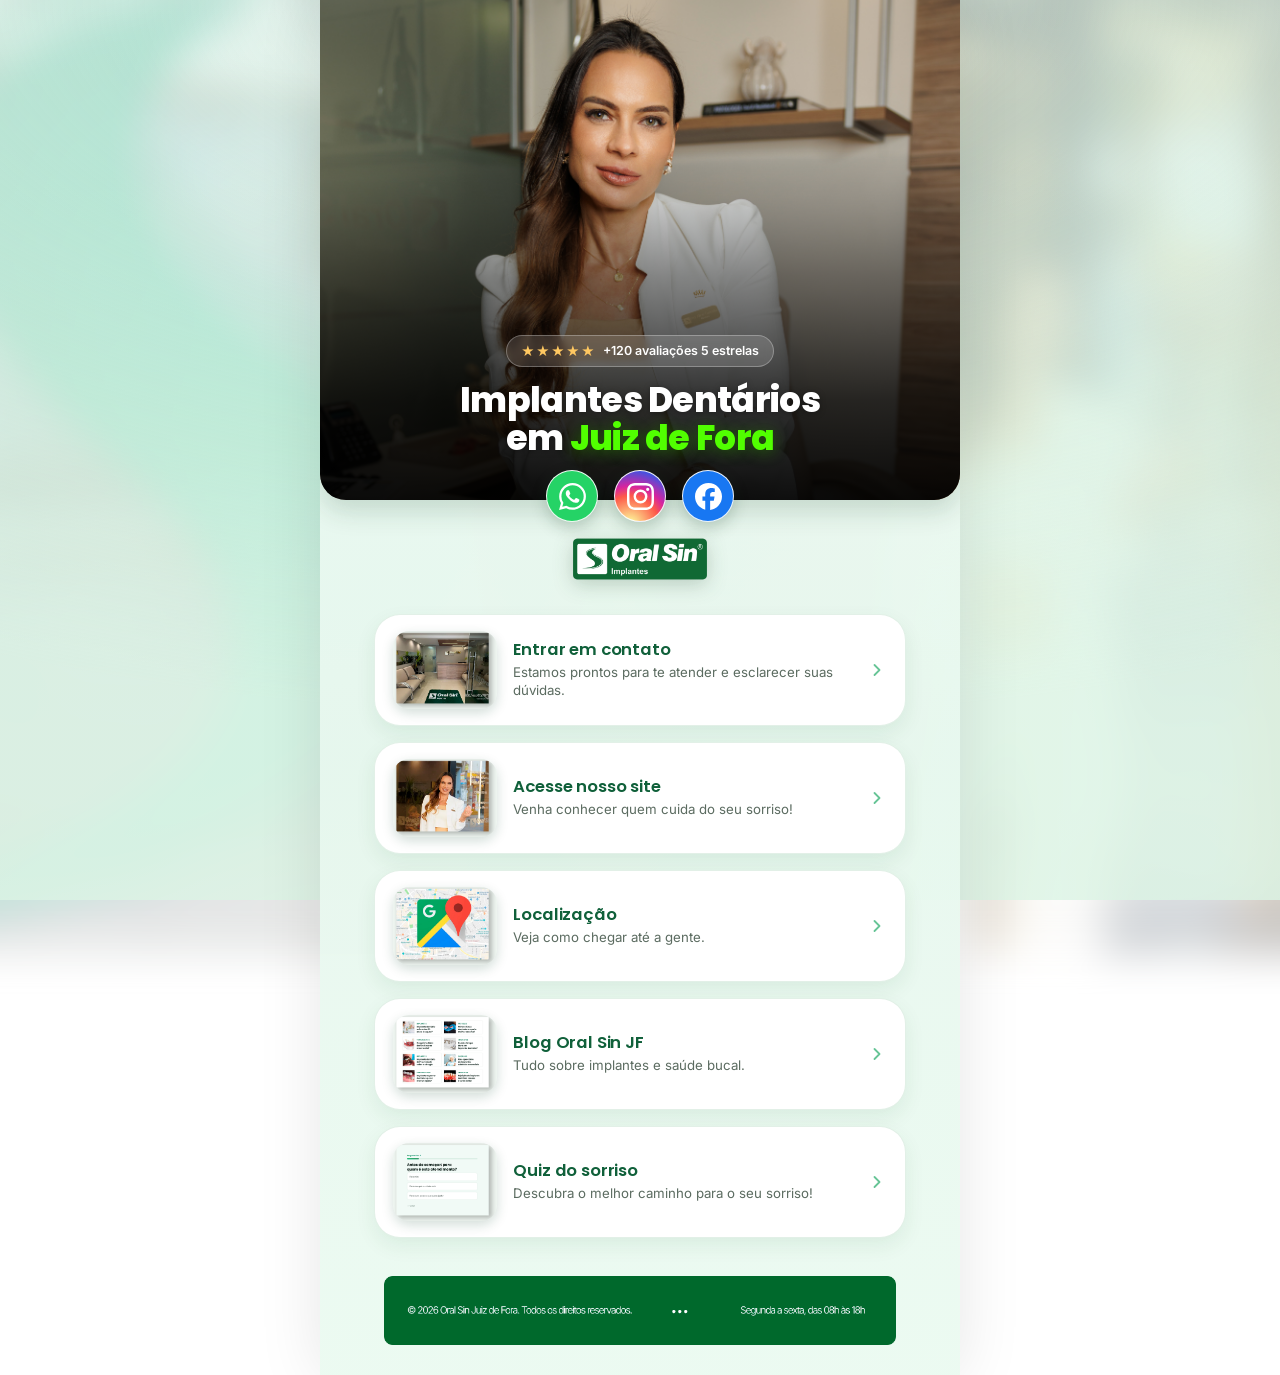
<file: index.html>
<!DOCTYPE html>
<html lang="pt-BR">
<head>
  <meta charset="UTF-8" />
  <meta name="viewport" content="width=device-width, initial-scale=1.0" />
  <title>Oral Sin Implantes · Juiz de Fora</title>
  <meta name="description" content="Oral Sin Implantes Juiz de Fora — entre em contato, conheça nosso site, localização, blog e faça o quiz do seu sorriso." />
  <meta name="theme-color" content="#10603A" />

  <!-- Open Graph / compartilhamento -->
  <meta property="og:title" content="Oral Sin Implantes · Juiz de Fora" />
  <meta property="og:description" content="Cuidamos do seu sorriso. Fale com a gente, conheça nosso trabalho e tire suas dúvidas sobre implantes." />
  <meta property="og:type" content="website" />
  <meta property="og:image" content="assets/hero.png" />

  <link rel="icon" href="assets/favicon.png" />

  <!-- Tipografia (mesma do site oficial) -->
  <link rel="preconnect" href="https://fonts.googleapis.com" />
  <link rel="preconnect" href="https://fonts.gstatic.com" crossorigin />
  <link href="https://fonts.googleapis.com/css2?family=Poppins:ital,wght@0,500;0,600;0,700;0,800;1,800&family=Inter:wght@400;500;600&display=swap" rel="stylesheet" />

  <link rel="stylesheet" href="styles.css" />
</head>
<body>
  <div class="page">

    <!-- ===================== HERO ===================== -->
    <header class="hero">
      <div class="hero__media">
        <img class="hero__img" src="assets/4T7A7752.jpg" alt="Oral Sin Implantes — Juiz de Fora" />

        <!-- Faixa com fade preto leve para destacar o texto branco -->
        <div class="hero__overlay">
          <span class="hero__badge"><span class="stars">★★★★★</span> +120 avaliações 5 estrelas</span>
          <h1 class="hero__title">Implantes Dentários<br />em <span class="hl">Juiz de Fora</span></h1>
        </div>
      </div>

      <!-- Barra: botões sociais ACIMA do logo -->
      <div class="hero__bar">
        <nav class="socials" aria-label="Redes sociais">
          <a class="soc soc--wa" href="https://wa.me/553299818698?text=Ol%C3%A1!%20Vim%20pela%20bio%20do%20Instagram%20e%20quero%20agendar%20um%20hor%C3%A1rio%20na%20unidade%20Centro." target="_blank" rel="noopener" aria-label="WhatsApp">
            <svg viewBox="0 0 24 24" aria-hidden="true"><path d="M17.472 14.382c-.297-.149-1.758-.867-2.03-.967-.273-.099-.471-.148-.67.15-.197.297-.767.966-.94 1.164-.173.199-.347.223-.644.075-.297-.149-1.255-.463-2.39-1.475-.883-.788-1.48-1.761-1.653-2.059-.173-.297-.018-.458.13-.606.134-.133.298-.347.446-.52.149-.174.198-.298.298-.497.099-.198.05-.371-.025-.52-.075-.149-.669-1.612-.916-2.207-.242-.579-.487-.5-.669-.51-.173-.008-.371-.01-.57-.01-.198 0-.52.074-.792.372-.272.297-1.04 1.016-1.04 2.479 0 1.462 1.065 2.875 1.213 3.074.149.198 2.096 3.2 5.077 4.487.709.306 1.263.489 1.694.625.712.227 1.36.195 1.872.118.571-.085 1.758-.719 2.006-1.413.248-.694.248-1.289.173-1.413-.074-.124-.272-.198-.57-.347m-5.421 7.403h-.004a9.87 9.87 0 01-5.031-1.378l-.361-.214-3.741.982.998-3.648-.235-.374a9.86 9.86 0 01-1.51-5.26c.001-5.45 4.436-9.884 9.888-9.884 2.64 0 5.122 1.03 6.988 2.898a9.825 9.825 0 012.893 6.994c-.003 5.45-4.437 9.884-9.885 9.884m8.413-18.297A11.815 11.815 0 0012.05 0C5.495 0 .16 5.335.157 11.892c0 2.096.547 4.142 1.588 5.945L.057 24l6.305-1.654a11.882 11.882 0 005.683 1.448h.005c6.554 0 11.89-5.335 11.893-11.893a11.821 11.821 0 00-3.48-8.413Z"/></svg>
          </a>
          <a class="soc soc--ig" href="https://www.instagram.com/oralsinjuizdefora/" target="_blank" rel="noopener" aria-label="Instagram">
            <svg viewBox="0 0 24 24" aria-hidden="true"><path d="M12 2.163c3.204 0 3.584.012 4.85.07 3.252.148 4.771 1.691 4.919 4.919.058 1.265.069 1.645.069 4.849 0 3.205-.012 3.584-.069 4.849-.149 3.225-1.664 4.771-4.919 4.919-1.266.058-1.644.07-4.85.07-3.204 0-3.584-.012-4.849-.07-3.26-.149-4.771-1.699-4.919-4.92-.058-1.265-.07-1.644-.07-4.849 0-3.204.013-3.583.07-4.849.149-3.227 1.664-4.771 4.919-4.919 1.266-.057 1.645-.069 4.849-.069M12 0C8.741 0 8.333.014 7.053.072 2.695.272.273 2.69.073 7.052.014 8.333 0 8.741 0 12c0 3.259.014 3.668.072 4.948.2 4.358 2.618 6.78 6.98 6.98C8.333 23.986 8.741 24 12 24c3.259 0 3.668-.014 4.948-.072 4.354-.2 6.782-2.618 6.979-6.98.059-1.28.073-1.689.073-4.948 0-3.259-.014-3.667-.072-4.947-.196-4.354-2.617-6.78-6.979-6.98C15.668.014 15.259 0 12 0m0 5.838a6.162 6.162 0 100 12.324 6.162 6.162 0 000-12.324M12 16a4 4 0 110-8 4 4 0 010 8m6.406-11.845a1.44 1.44 0 100 2.881 1.44 1.44 0 000-2.881"/></svg>
          </a>
          <a class="soc soc--fb" href="https://www.facebook.com/oralsinjuizdefora" target="_blank" rel="noopener" aria-label="Facebook">
            <svg viewBox="0 0 24 24" aria-hidden="true"><path d="M9.101 23.691v-7.98H6.627v-3.667h2.474v-1.58c0-4.085 1.848-5.978 5.858-5.978.401 0 .955.042 1.468.103a8.68 8.68 0 011.141.195v3.325a8.623 8.623 0 00-.653-.036 26.805 26.805 0 00-.733-.009c-.707 0-1.259.096-1.675.309a1.686 1.686 0 00-.679.622c-.258.42-.374.995-.374 1.752v1.297h3.919l-.386 2.103-.287 1.564h-3.246v8.245C19.396 23.238 24 18.179 24 12.044c0-6.627-5.373-12-12-12S0 5.417 0 12.044c0 5.628 3.874 10.35 9.101 11.647Z"/></svg>
          </a>
        </nav>

        <div class="brand">
          <img src="assets/Logo oralsin.webp" alt="Oral Sin Implantes" onerror="this.onerror=null;this.src='assets/logo.png'" />
        </div>
      </div>
    </header>

    <!-- ===================== LINKS ===================== -->
    <main class="links">
      <a class="card" href="https://wa.me/553299818698?text=Ol%C3%A1!%20Vim%20pela%20bio%20do%20Instagram%20e%20quero%20agendar%20um%20hor%C3%A1rio%20na%20unidade%20Centro." target="_blank" rel="noopener" data-link="contato">
        <span class="card__thumb">
          <img src="assets/thumb-contato.png" alt="Recepção da Oral Sin Juiz de Fora" loading="lazy" />
        </span>
        <span class="card__text">
          <span class="card__title">Entrar em contato</span>
          <span class="card__desc">Estamos prontos para te atender e esclarecer suas dúvidas.</span>
        </span>
        <span class="card__arrow" aria-hidden="true">
          <svg viewBox="0 0 24 24"><path d="M9 6l6 6-6 6" fill="none" stroke="currentColor" stroke-width="2.2" stroke-linecap="round" stroke-linejoin="round"/></svg>
        </span>
      </a>

      <a class="card" href="https://oralsinjuizdefora.com.br/?utm_source=instagram&utm_medium=bio&utm_campaign=bio-centro&utm_content=site&unidade=centro" target="_blank" rel="noopener" data-link="site">
        <span class="card__thumb">
          <img src="assets/thumb-site.png" alt="Especialista da Oral Sin na entrada da clínica" loading="lazy" />
        </span>
        <span class="card__text">
          <span class="card__title">Acesse nosso site</span>
          <span class="card__desc">Venha conhecer quem cuida do seu sorriso!</span>
        </span>
        <span class="card__arrow" aria-hidden="true">
          <svg viewBox="0 0 24 24"><path d="M9 6l6 6-6 6" fill="none" stroke="currentColor" stroke-width="2.2" stroke-linecap="round" stroke-linejoin="round"/></svg>
        </span>
      </a>

      <a class="card" href="https://www.google.com/maps/search/?api=1&query=Oral%20Sin%20Centro%2C%20R.%20Esp%C3%ADrito%20Santo%2C%20936%2C%20Juiz%20de%20Fora" target="_blank" rel="noopener" data-link="localizacao">
        <span class="card__thumb">
          <img src="assets/thumb-localizacao.png" alt="Localização no Google Maps" loading="lazy" />
        </span>
        <span class="card__text">
          <span class="card__title">Localização</span>
          <span class="card__desc">Veja como chegar até a gente.</span>
        </span>
        <span class="card__arrow" aria-hidden="true">
          <svg viewBox="0 0 24 24"><path d="M9 6l6 6-6 6" fill="none" stroke="currentColor" stroke-width="2.2" stroke-linecap="round" stroke-linejoin="round"/></svg>
        </span>
      </a>

      <a class="card" href="https://oralsinjuizdefora.com.br/?utm_source=instagram&utm_medium=bio&utm_campaign=bio-centro&utm_content=blog&unidade=centro#blog" target="_blank" rel="noopener" data-link="blog">
        <span class="card__thumb">
          <img src="assets/thumb-blog.png" alt="Artigos do blog Oral Sin sobre implantes" loading="lazy" />
        </span>
        <span class="card__text">
          <span class="card__title">Blog Oral Sin JF</span>
          <span class="card__desc">Tudo sobre implantes e saúde bucal.</span>
        </span>
        <span class="card__arrow" aria-hidden="true">
          <svg viewBox="0 0 24 24"><path d="M9 6l6 6-6 6" fill="none" stroke="currentColor" stroke-width="2.2" stroke-linecap="round" stroke-linejoin="round"/></svg>
        </span>
      </a>

      <a class="card" href="https://oralsinjuizdefora.com.br/quiz?utm_source=instagram&utm_medium=bio&utm_campaign=bio-centro&utm_content=quiz&unidade=centro" target="_blank" rel="noopener" data-link="quiz">
        <span class="card__thumb">
          <img src="assets/thumb-quiz.png" alt="Quiz do sorriso Oral Sin" loading="lazy" />
        </span>
        <span class="card__text">
          <span class="card__title">Quiz do sorriso</span>
          <span class="card__desc">Descubra o melhor caminho para o seu sorriso!</span>
        </span>
        <span class="card__arrow" aria-hidden="true">
          <svg viewBox="0 0 24 24"><path d="M9 6l6 6-6 6" fill="none" stroke="currentColor" stroke-width="2.2" stroke-linecap="round" stroke-linejoin="round"/></svg>
        </span>
      </a>
    </main>

    <!-- ===================== RODAPÉ ===================== -->
    <footer class="footer">
      <img src="assets/footer.png" alt="© 2026 Oral Sin Juiz de Fora. Todos os direitos reservados. Segunda a sexta, das 08h às 18h." />
    </footer>

  </div>
</body>
</html>
</file>
<file: styles.css>
/* ============================================================
   Oral Sin Implantes · Juiz de Fora — Linktree
   Montado a partir das imagens exportadas do Photoshop (1080px).
   Barra inferior (sociais + logo) reconstruída em HTML.
   ============================================================ */

:root {
  --page-width: 640px;

  /* Proporções do layout original (1080px de referência) */
  --card-inset: 8.5%;    /* cards = 896/1080 */
  --footer-inset: 10%;   /* rodapé = 864/1080 */

  /* Marca — mesma identidade do site oralsinjuizdefora.com.br */
  --green:       #10603A;   /* verde principal (theme-color do site) */
  --green-deep:  #0c4a2c;   /* verde escuro */
  --green-dark:  #0c4a2c;
  --green-logo:  #16a55f;   /* verde vivo do "S" */
  --green-bright:#16a55f;
  --green-light: #51ff00;   /* destaque verde forte (.hl no banner) */
  --gold:        #ffc861;   /* estrelas */
  --muted:       #5b6b60;

  /* Tipografia (mesma do site) */
  --font-head: "Poppins", system-ui, -apple-system, Segoe UI, Roboto, sans-serif;
  --font-body: "Inter", system-ui, -apple-system, Segoe UI, Roboto, sans-serif;

  /* Cores das redes */
  --wa: #25d366;
  --fb: #1877f2;

  --ease: cubic-bezier(.22, .7, .2, 1);
}

* { box-sizing: border-box; }
html, body { margin: 0; padding: 0; }
html { scroll-behavior: smooth; }

body {
  position: relative;
  font-family: var(--font-body);
  background: linear-gradient(180deg, #eafaf0 0%, #dff5e7 45%, #eafaf0 100%);
  background-attachment: fixed;
  -webkit-font-smoothing: antialiased;
  text-rendering: optimizeLegibility;
}

/* Fundo com a foto da fachada — blur leve e bem suave */
body::before {
  content: "";
  position: fixed;
  inset: 0;
  z-index: -1;
  background: url("assets/4T7A7525.jpg") center / cover no-repeat;
  filter: blur(18px) saturate(1.05);
  opacity: 0.28;
  transform: scale(1.12); /* evita bordas transparentes do blur */
  pointer-events: none;
}
/* Véu esverdeado por cima do fundo para suavizar ainda mais */
body::after {
  content: "";
  position: fixed;
  inset: 0;
  z-index: -1;
  background: radial-gradient(120% 80% at 50% 0%, rgba(234, 250, 240, 0) 0%, rgba(223, 245, 231, 0.55) 70%, rgba(223, 245, 231, 0.8) 100%);
  pointer-events: none;
}

img { display: block; max-width: 100%; height: auto; }

.page {
  position: relative;
  max-width: var(--page-width);
  margin: 0 auto;
  background: linear-gradient(180deg, rgba(242, 251, 245, 0.92) 0%, rgba(231, 247, 238, 0.92) 55%, rgba(234, 250, 240, 0.92) 100%);
  min-height: 100vh;
  box-shadow: 0 0 60px rgba(0, 0, 0, 0.10);
  overflow: hidden;
}

/* ===================== HERO ===================== */
.hero { position: relative; }

.hero__media {
  position: relative;
  line-height: 0;
  overflow: hidden;
  border-radius: 0 0 26px 26px;
  box-shadow: 0 12px 26px rgba(12, 60, 30, 0.16);
}
.hero__img {
  width: 100%;
  height: clamp(360px, 78vw, 500px);
  object-fit: cover;
  object-position: 50% 22%; /* mantém o rosto visível */
}

/* Fade preto na PRÓPRIA imagem do banner (scrim de baixo pra cima) */
.hero__media::after {
  content: "";
  position: absolute;
  inset: 0;
  z-index: 1;
  pointer-events: none;
  background: linear-gradient(180deg,
    rgba(0, 0, 0, 0) 30%,
    rgba(0, 0, 0, 0.45) 55%,
    rgba(0, 0, 0, 0.80) 80%,
    rgba(0, 0, 0, 0.94) 100%);
}

/* Faixa inferior sobre a foto (texto acima do scrim) */
.hero__overlay {
  position: absolute;
  left: 0;
  right: 0;
  bottom: 0;
  z-index: 2;
  padding: 96px 26px 30px;
  line-height: 1.25;
  text-align: center;
  color: #fff;
}
/* Badge de avaliações (igual ao hero do site) */
.hero__badge {
  display: inline-flex;
  align-items: center;
  gap: 7px;
  margin: 0 0 14px;
  padding: 7px 14px;
  font-family: var(--font-body);
  font-size: 0.78rem;
  font-weight: 600;
  color: #fff;
  background: rgba(255, 255, 255, 0.14);
  border: 1px solid rgba(255, 255, 255, 0.28);
  border-radius: 999px;
  -webkit-backdrop-filter: blur(4px);
  backdrop-filter: blur(4px);
}
.hero__badge .stars {
  color: var(--gold);
  letter-spacing: 1px;
  font-size: 0.82rem;
}
.hero__title {
  margin: 0 0 12px;
  font-family: var(--font-head);
  font-size: clamp(1.6rem, 6.8vw, 2.15rem);
  font-weight: 800;
  letter-spacing: -0.02em;
  line-height: 1.12;
  text-shadow: 0 1px 6px rgba(0, 0, 0, 0.35);
}
.hl {
  color: var(--green-light);
  text-shadow: 0 2px 16px rgba(81, 255, 0, 0.35), 0 2px 14px rgba(0, 0, 0, 0.45);
}
.hero__subtitle {
  margin: 0 auto;
  max-width: 34ch;
  font-family: var(--font-body);
  font-size: clamp(0.87rem, 3.5vw, 1rem);
  font-weight: 400;
  line-height: 1.5;
  color: rgba(255, 255, 255, 0.95);
  text-shadow: 0 1px 8px rgba(0, 0, 0, 0.38);
}

/* Barra: sociais acima do logo, subindo levemente sobre a foto */
.hero__bar {
  position: relative;
  z-index: 3;
  margin-top: -30px;
  display: flex;
  flex-direction: column;
  align-items: center;
  gap: 14px;
  padding: 0 22px 4px;
}

/* --- Botões sociais --- */
.socials { display: flex; gap: 16px; }
.soc {
  --sz: 52px;
  width: var(--sz);
  height: var(--sz);
  display: grid;
  place-items: center;
  border-radius: 50%;
  color: #fff;
  text-decoration: none;
  /* traçado branco fino e discreto */
  border: 1.5px solid rgba(255, 255, 255, 0.9);
  box-shadow: 0 6px 16px rgba(12, 60, 30, 0.22);
  transition: transform .25s var(--ease), box-shadow .25s var(--ease);
}
.soc svg { width: 54%; height: 54%; fill: currentColor; }

.soc--wa { background: var(--wa); }
.soc--fb { background: var(--fb); }
.soc--ig {
  background:
    radial-gradient(circle at 30% 107%, #fdf497 0%, #fdf497 5%, #fd5949 45%, #d6249f 60%, #285AEB 90%);
}
.soc:hover {
  transform: translateY(-4px) scale(1.08);
  box-shadow: 0 12px 22px rgba(12, 60, 30, 0.3);
}
.soc:active { transform: translateY(-1px) scale(1.03); }

/* --- Logo --- */
.brand { line-height: 0; }
.brand img {
  height: 46px;
  width: auto;
  filter: drop-shadow(0 5px 10px rgba(12, 60, 30, 0.22));
  transition: transform .3s var(--ease);
}
.brand:hover img { transform: translateY(-2px) scale(1.03); }

/* ===================== LINKS / CARDS (nativos) ===================== */
.links {
  display: flex;
  flex-direction: column;
  gap: 16px;
  padding: 28px var(--card-inset) 26px;
}

.card {
  display: flex;
  align-items: center;
  gap: 16px;
  padding: 16px 18px;
  text-decoration: none;
  background: #fff;
  border: 1px solid rgba(18, 131, 63, 0.12);
  border-radius: 26px;
  box-shadow: 0 8px 20px rgba(18, 83, 40, 0.08);
  transition: transform .22s var(--ease), box-shadow .22s var(--ease), border-color .22s var(--ease);
}
.card:hover {
  transform: translateY(-3px);
  border-color: rgba(18, 131, 63, 0.28);
  box-shadow: 0 14px 28px rgba(18, 83, 40, 0.16);
}
.card:active { transform: translateY(-1px); }

/* Thumbnail (foto) em placeholder arredondado — proporção da referência */
.card__thumb {
  flex: 0 0 auto;
  width: 104px;
  height: 78px;
  border-radius: 16px;
  overflow: hidden;
  background: #eef5f0;
  box-shadow: 0 4px 12px rgba(12, 74, 44, 0.18);
  line-height: 0;
}
.card__thumb img {
  width: 100%;
  height: 100%;
  object-fit: cover;
}

/* Texto */
.card__text {
  flex: 1 1 auto;
  min-width: 0;
  display: flex;
  flex-direction: column;
  gap: 3px;
}
.card__title {
  font-family: var(--font-head);
  font-size: 1.04rem;
  font-weight: 600;
  color: var(--green);
  line-height: 1.2;
  letter-spacing: -0.01em;
}
.card__desc {
  font-family: var(--font-body);
  font-size: 0.83rem;
  font-weight: 400;
  color: var(--muted);
  line-height: 1.4;
}

/* Seta */
.card__arrow {
  flex: 0 0 auto;
  color: var(--green-bright);
  opacity: 0.65;
  transition: transform .22s var(--ease), opacity .22s var(--ease);
}
.card__arrow svg { width: 20px; height: 20px; display: block; }
.card:hover .card__arrow { transform: translateX(3px); opacity: 1; }

/* ===================== RODAPÉ ===================== */
.footer {
  line-height: 0;
  padding: 12px var(--footer-inset) 30px;
}
.footer img { width: 100%; }

/* ===================== RESPONSIVO ===================== */
@media (max-width: 460px) {
  .links { gap: 13px; padding: 24px var(--card-inset) 20px; }
  .footer { padding: 8px var(--footer-inset) 22px; }
  .soc { --sz: 46px; }
  .socials { gap: 13px; }
  .brand img { height: 40px; }
  .hero__bar { margin-top: -24px; gap: 11px; }
  .hero__overlay { padding: 82px 20px 26px; }
  .card { gap: 13px; padding: 12px 14px; border-radius: 22px; }
  .card__thumb { width: 88px; height: 66px; border-radius: 14px; }
  .card__title { font-size: 1rem; }
  .card__desc { font-size: 0.79rem; }
}

/* ===================== ACESSIBILIDADE ===================== */
@media (prefers-reduced-motion: reduce) {
  *, *::before, *::after {
    animation: none !important;
    transition: none !important;
  }
}
</file>
